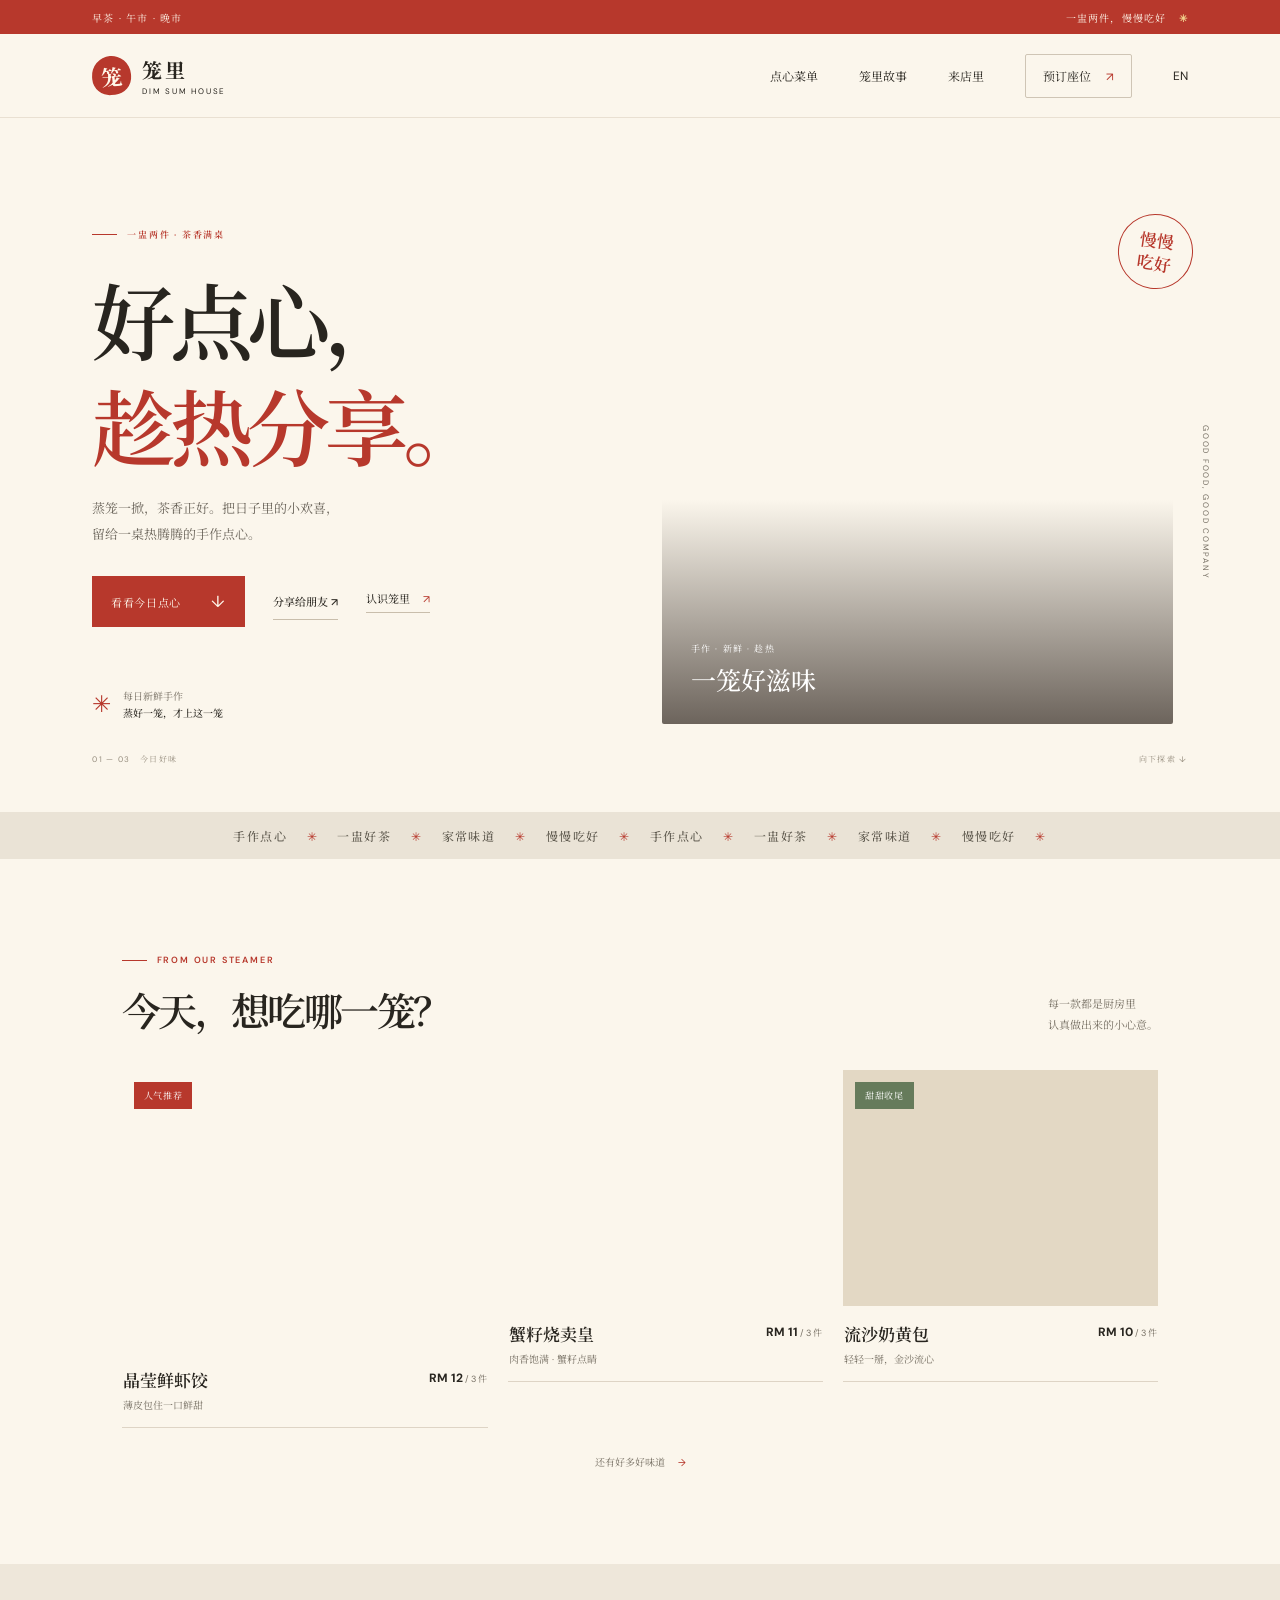
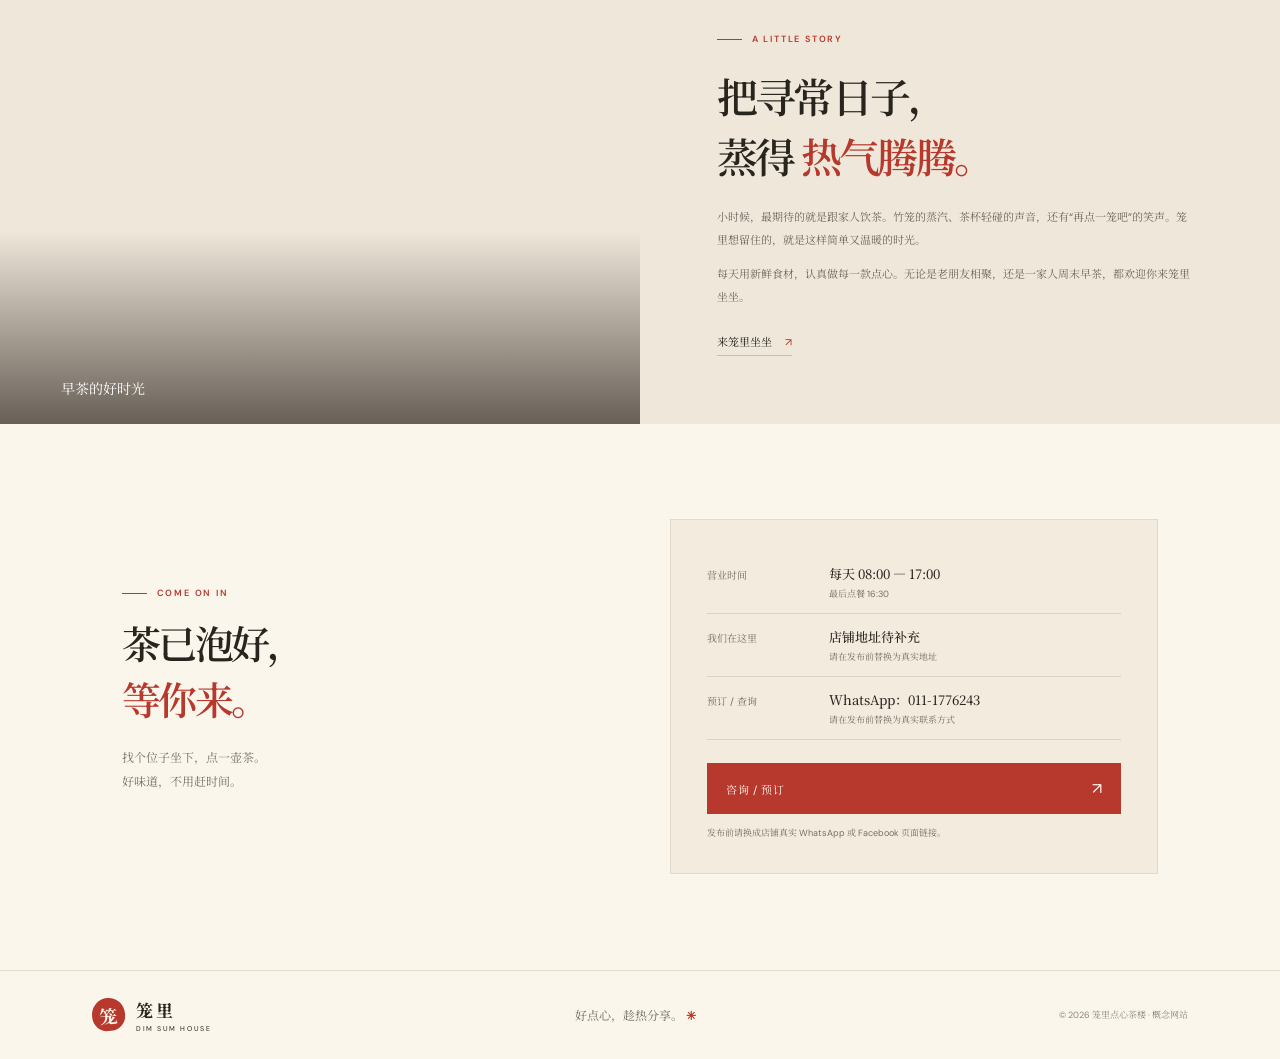
<file: index.html>
<!doctype html>
<html lang="zh-Hans">
<head>
  <meta charset="utf-8"><meta name="viewport" content="width=device-width, initial-scale=1">
  <meta name="theme-color" content="#fbf6ec"><meta name="description" content="笼里点心茶楼——一盅两件，慢慢吃好。手作点心、好茶与一桌团聚时光。欢迎预订，一起饮茶。"><link rel="canonical" href="https://yongian130-netizen.github.io/dimsumwebsite/"><meta property="og:url" content="https://yongian130-netizen.github.io/dimsumwebsite/"><meta property="og:type" content="website"><meta property="og:title" content="笼里点心茶楼｜好点心，趁热分享"><meta property="og:description" content="蒸笼一掀，茶香正好。来笼里吃一笼手作点心，把好时光分享给家人朋友。"><meta property="og:image" content="https://images.unsplash.com/photo-1563245372-f21724e3856d?auto=format&fit=crop&w=1200&q=85"><meta name="twitter:card" content="summary_large_image">
  <title>笼里 · 点心茶楼</title>
  <link rel="preconnect" href="https://fonts.googleapis.com"><link rel="preconnect" href="https://fonts.gstatic.com" crossorigin>
  <link href="https://fonts.googleapis.com/css2?family=DM+Sans:wght@400;500;600;700&family=Noto+Serif+SC:wght@400;500;600;700;900&display=swap" rel="stylesheet">
  <link rel="stylesheet" href="styles.css">
</head>
<body>
  <div class="announcement"><span>早茶 · 午市 · 晚市</span><span>一盅两件，慢慢吃好 <b>✳</b></span></div>
  <header class="site-header">
    <a class="brand" href="#top" aria-label="笼里首页"><span class="brand-mark">笼</span><span class="brand-copy"><strong>笼里</strong><small>DIM SUM HOUSE</small></span></a>
    <button class="menu-toggle" aria-label="打开菜单" aria-expanded="false"><i></i><i></i></button>
    <nav class="nav"><a href="#menu">点心菜单</a><a href="#story">笼里故事</a><a href="#visit">来店里</a><a class="nav-cta" href="#visit">预订座位 <span>↗</span></a><a href="en.html" lang="en">EN</a></nav>
  </header>
  <main id="top">
    <section class="hero">
      <div class="hero-copy"><p class="eyebrow"><span class="line"></span> 一盅两件 · 茶香满桌</p><h1>好点心，<br><em>趁热分享。</em></h1><p class="hero-desc">蒸笼一掀，茶香正好。把日子里的小欢喜，<br class="desktop">留给一桌热腾腾的手作点心。</p><div class="hero-actions"><a class="button button-red" href="#menu">看看今日点心 <span>↓</span></a><button class="share-button" id="share-site" type="button">分享给朋友 ↗</button><a class="text-link" href="#story">认识笼里 <span>↗</span></a></div><div class="hero-note"><span class="note-icon">✳</span><span>每日新鲜手作<br><b>蒸好一笼，才上这一笼</b></span></div></div>
      <div class="hero-art"><div class="hero-photo"></div><div class="photo-label"><span>手作 · 新鲜 · 趁热</span><b>一笼好滋味</b></div><span class="stamp">慢慢<br>吃好</span><div class="vertical-note">GOOD FOOD, GOOD COMPANY</div></div>
      <div class="hero-bottom"><span>01 — 03　今日好味</span><span>向下探索 ↓</span></div>
    </section>
    <section class="ticker" aria-label="笼里特色"><div>手作点心 <b>✳</b> 一盅好茶 <b>✳</b> 家常味道 <b>✳</b> 慢慢吃好 <b>✳</b> 手作点心 <b>✳</b> 一盅好茶 <b>✳</b> 家常味道 <b>✳</b> 慢慢吃好 <b>✳</b></div></section>
    <section class="menu-section section-wrap" id="menu"><div class="section-heading"><div><p class="eyebrow"><span class="line"></span> FROM OUR STEAMER</p><h2>今天，想吃哪一笼？</h2></div><p class="section-aside">每一款都是厨房里<br>认真做出来的小心意。</p></div>
      <div class="menu-grid">
        <article class="dish dish-feature"><div class="dish-photo photo-har-gow"><span class="dish-tag">人气推荐</span></div><div class="dish-info"><div><h3>晶莹鲜虾饺</h3><p>薄皮包住一口鲜甜</p></div><b>RM 12<small> / 3 件</small></b></div></article>
        <article class="dish"><div class="dish-photo photo-siu-mai"></div><div class="dish-info"><div><h3>蟹籽烧卖皇</h3><p>肉香饱满 · 蟹籽点睛</p></div><b>RM 11<small> / 3 件</small></b></div></article>
        <article class="dish"><div class="dish-photo photo-bun"><span class="dish-tag tag-green">甜甜收尾</span></div><div class="dish-info"><div><h3>流沙奶黄包</h3><p>轻轻一掰，金沙流心</p></div><b>RM 10<small> / 3 件</small></b></div></article>
      </div><a class="menu-link" href="#visit">还有好多好味道 <span>→</span></a>
    </section>
    <section class="story" id="story"><div class="story-image"><div class="story-photo"></div><span class="story-caption">早茶的好时光</span></div><div class="story-copy"><p class="eyebrow"><span class="line"></span> A LITTLE STORY</p><h2>把寻常日子，<br>蒸得 <em>热气腾腾。</em></h2><p>小时候，最期待的就是跟家人饮茶。竹笼的蒸汽、茶杯轻碰的声音，还有“再点一笼吧”的笑声。笼里想留住的，就是这样简单又温暖的时光。</p><p>每天用新鲜食材，认真做每一款点心。无论是老朋友相聚，还是一家人周末早茶，都欢迎你来笼里坐坐。</p><a class="text-link" href="#visit">来笼里坐坐 <span>↗</span></a></div></section>
    <section class="visit section-wrap" id="visit"><div class="visit-intro"><p class="eyebrow"><span class="line"></span> COME ON IN</p><h2>茶已泡好，<br><em>等你来。</em></h2><p>找个位子坐下，点一壶茶。<br>好味道，不用赶时间。</p></div><div class="visit-card"><div class="visit-item"><span>营业时间</span><b>每天 08:00 — 17:00</b><small>最后点餐 16:30</small></div><div class="visit-item"><span>我们在这里</span><b>店铺地址待补充</b><small>请在发布前替换为真实地址</small></div><div class="visit-item"><span>预订 / 查询</span><b>WhatsApp：011-1776243</b><small>请在发布前替换为真实联系方式</small></div><a class="button button-red" href="tel:0111776243">咨询 / 预订 <span>↗</span></a><p class="contact-note">发布前请换成店铺真实 WhatsApp 或 Facebook 页面链接。</p></div></section>
  </main>
  <footer><a class="brand footer-brand" href="#top"><span class="brand-mark">笼</span><span class="brand-copy"><strong>笼里</strong><small>DIM SUM HOUSE</small></span></a><span>好点心，趁热分享。 <b>✳</b></span><small>© <span id="year"></span> 笼里点心茶楼 · 概念网站</small></footer>
  <script src="script.js"></script>
</body></html>
</file>
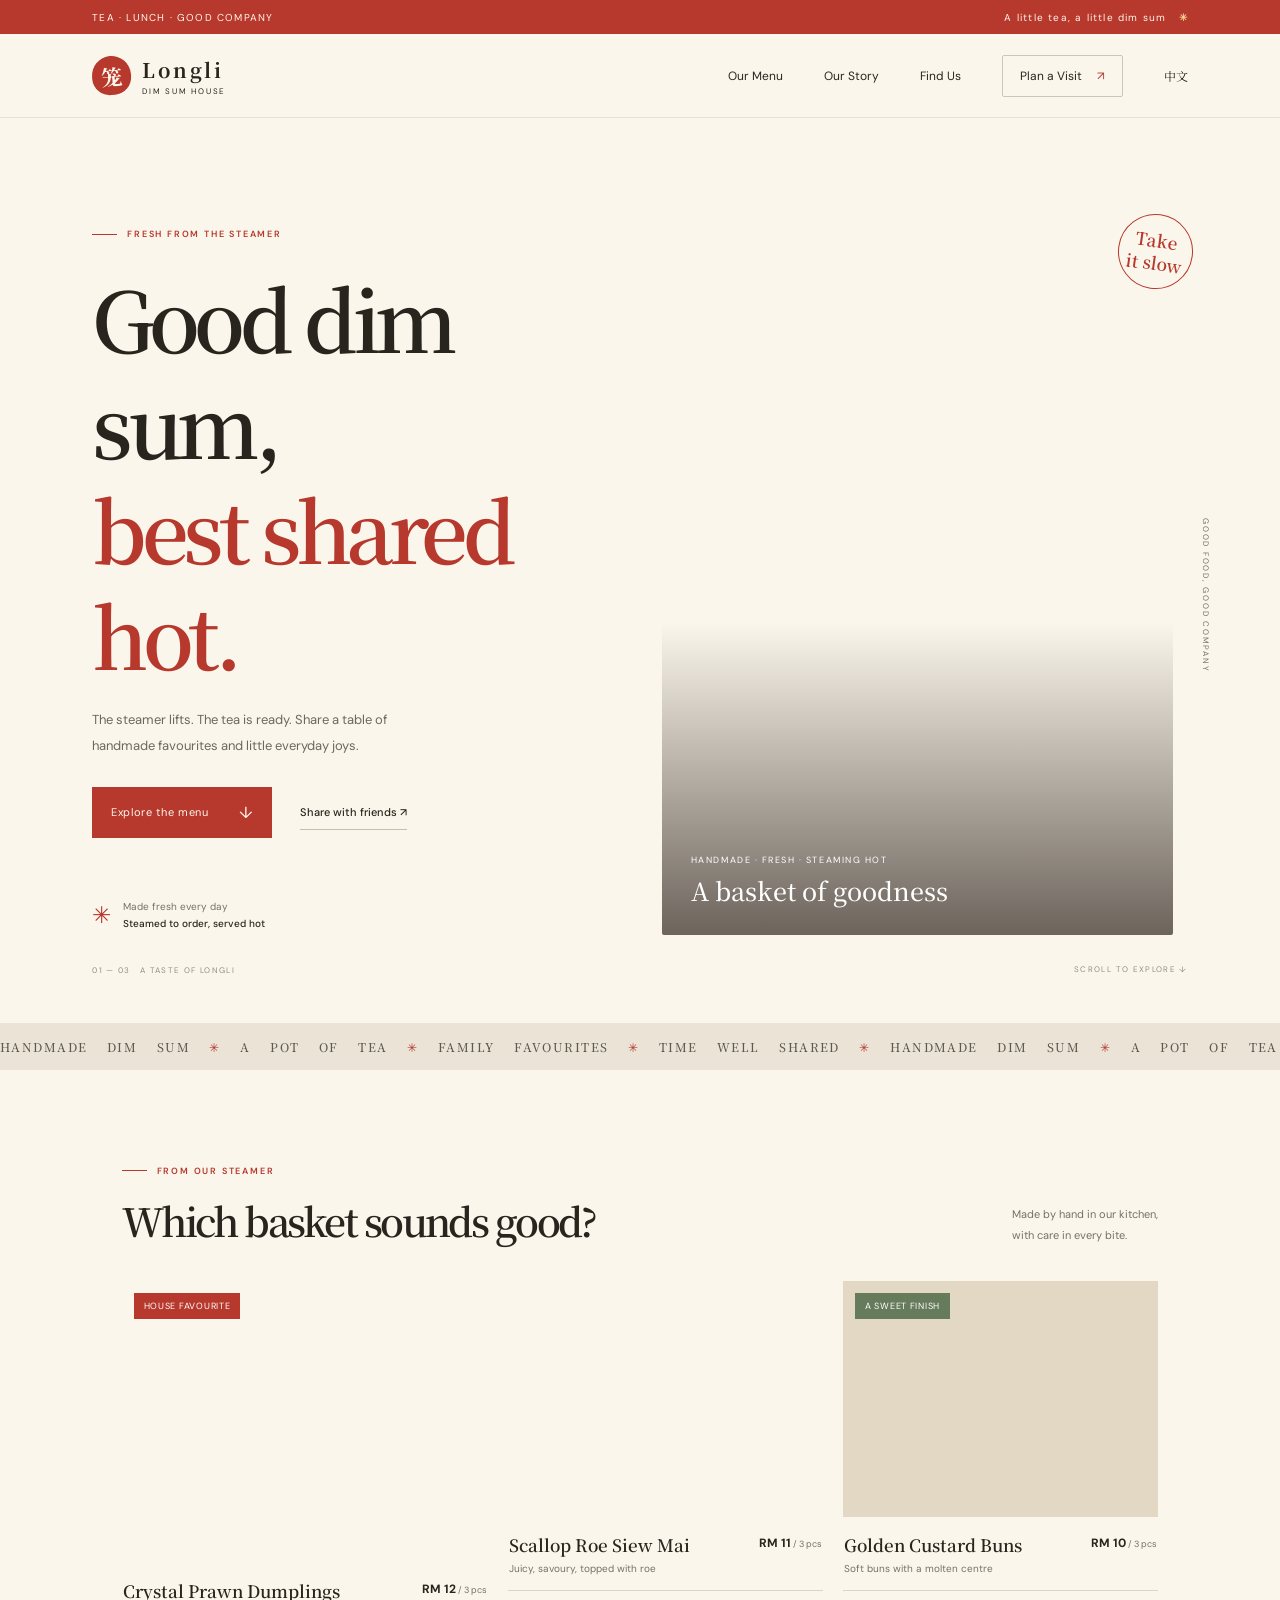
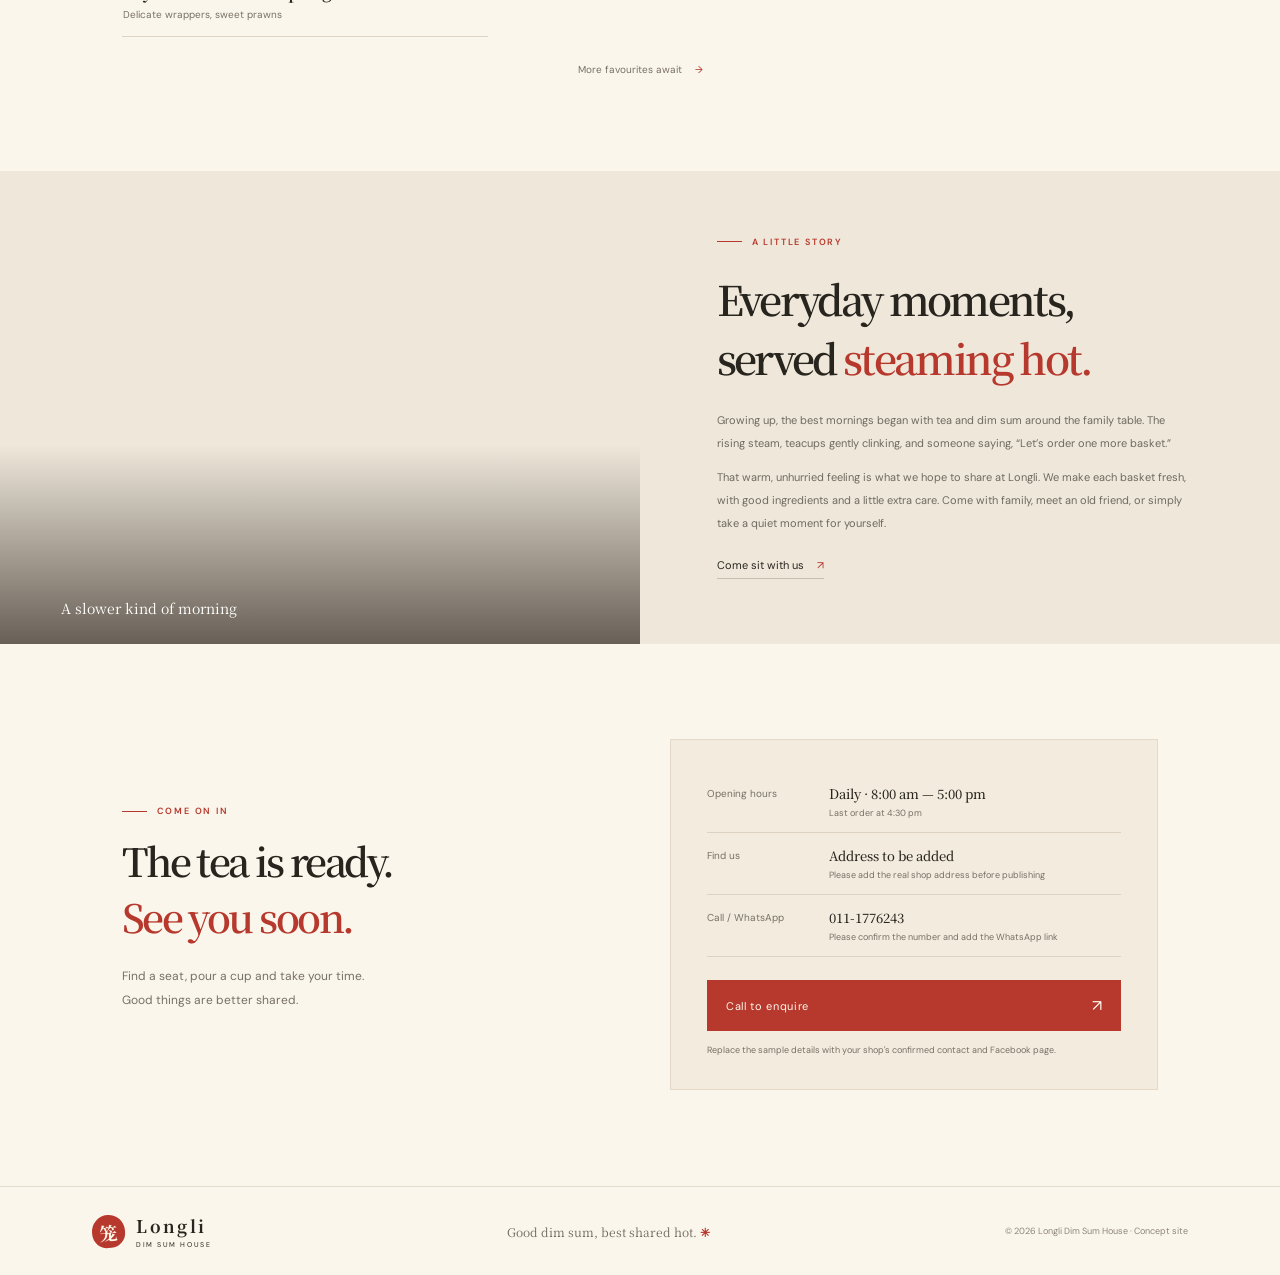
<file: en.html>
<!doctype html>
<html lang="en">
<head>
<meta charset="utf-8"><meta name="viewport" content="width=device-width, initial-scale=1"><meta name="theme-color" content="#fbf6ec">
<meta name="description" content="Longli Dim Sum House — freshly handmade dim sum, good tea and time well shared."><link rel="canonical" href="https://yongian130-netizen.github.io/dimsumwebsite/en.html"><meta property="og:url" content="https://yongian130-netizen.github.io/dimsumwebsite/en.html"><meta property="og:type" content="website"><meta property="og:title" content="Longli Dim Sum House | Good dim sum, best shared hot"><meta property="og:description" content="Fresh from the steamer, made to be shared. Come by for handmade dim sum and a pot of tea."><meta property="og:image" content="https://images.unsplash.com/photo-1563245372-f21724e3856d?auto=format&fit=crop&w=1200&q=85"><meta name="twitter:card" content="summary_large_image">
<title>Longli · Dim Sum House</title><link rel="preconnect" href="https://fonts.googleapis.com"><link rel="preconnect" href="https://fonts.gstatic.com" crossorigin><link href="https://fonts.googleapis.com/css2?family=DM+Sans:wght@400;500;600;700&family=Noto+Serif+SC:wght@400;500;600;700;900&display=swap" rel="stylesheet"><link rel="stylesheet" href="styles.css">
</head>
<body>
<div class="announcement"><span>TEA · LUNCH · GOOD COMPANY</span><span>A little tea, a little dim sum <b>✳</b></span></div>
<header class="site-header"><a class="brand" href="#top" aria-label="Longli home"><span class="brand-mark">笼</span><span class="brand-copy"><strong>Longli</strong><small>DIM SUM HOUSE</small></span></a><button class="menu-toggle" aria-label="Open menu" aria-expanded="false"><i></i><i></i></button><nav class="nav"><a href="#menu">Our Menu</a><a href="#story">Our Story</a><a href="#visit">Find Us</a><a class="nav-cta" href="#visit">Plan a Visit <span>↗</span></a><a href="index.html" lang="zh-Hans">中文</a></nav></header>
<main id="top">
<section class="hero"><div class="hero-copy"><p class="eyebrow"><span class="line"></span> FRESH FROM THE STEAMER</p><h1>Good dim sum,<br><em>best shared hot.</em></h1><p class="hero-desc">The steamer lifts. The tea is ready. Share a table of<br class="desktop"> handmade favourites and little everyday joys.</p><div class="hero-actions"><a class="button button-red" href="#menu">Explore the menu <span>↓</span></a><a class="share-button" id="share-site" href="#">Share with friends ↗</a></div><div class="hero-note"><span class="note-icon">✳</span><span>Made fresh every day<br><b>Steamed to order, served hot</b></span></div></div><div class="hero-art"><div class="hero-photo"></div><div class="photo-label"><span>HANDMADE · FRESH · STEAMING HOT</span><b>A basket of goodness</b></div><span class="stamp">Take<br>it slow</span><div class="vertical-note">GOOD FOOD, GOOD COMPANY</div></div><div class="hero-bottom"><span>01 — 03　A TASTE OF LONGLI</span><span>SCROLL TO EXPLORE ↓</span></div></section>
<section class="ticker"><div>HANDMADE DIM SUM <b>✳</b> A POT OF TEA <b>✳</b> FAMILY FAVOURITES <b>✳</b> TIME WELL SHARED <b>✳</b> HANDMADE DIM SUM <b>✳</b> A POT OF TEA <b>✳</b> FAMILY FAVOURITES <b>✳</b> TIME WELL SHARED <b>✳</b></div></section>
<section class="menu-section section-wrap" id="menu"><div class="section-heading"><div><p class="eyebrow"><span class="line"></span> FROM OUR STEAMER</p><h2>Which basket sounds good?</h2></div><p class="section-aside">Made by hand in our kitchen,<br>with care in every bite.</p></div><div class="menu-grid"><article class="dish dish-feature"><div class="dish-photo photo-har-gow"><span class="dish-tag">HOUSE FAVOURITE</span></div><div class="dish-info"><div><h3>Crystal Prawn Dumplings</h3><p>Delicate wrappers, sweet prawns</p></div><b>RM 12<small> / 3 pcs</small></b></div></article><article class="dish"><div class="dish-photo photo-siu-mai"></div><div class="dish-info"><div><h3>Scallop Roe Siew Mai</h3><p>Juicy, savoury, topped with roe</p></div><b>RM 11<small> / 3 pcs</small></b></div></article><article class="dish"><div class="dish-photo photo-bun"><span class="dish-tag tag-green">A SWEET FINISH</span></div><div class="dish-info"><div><h3>Golden Custard Buns</h3><p>Soft buns with a molten centre</p></div><b>RM 10<small> / 3 pcs</small></b></div></article></div><a class="menu-link" href="#visit">More favourites await <span>→</span></a></section>
<section class="story" id="story"><div class="story-image"><div class="story-photo"></div><span class="story-caption">A slower kind of morning</span></div><div class="story-copy"><p class="eyebrow"><span class="line"></span> A LITTLE STORY</p><h2>Everyday moments,<br>served <em>steaming hot.</em></h2><p>Growing up, the best mornings began with tea and dim sum around the family table. The rising steam, teacups gently clinking, and someone saying, “Let’s order one more basket.”</p><p>That warm, unhurried feeling is what we hope to share at Longli. We make each basket fresh, with good ingredients and a little extra care. Come with family, meet an old friend, or simply take a quiet moment for yourself.</p><a class="text-link" href="#visit">Come sit with us <span>↗</span></a></div></section>
<section class="visit section-wrap" id="visit"><div class="visit-intro"><p class="eyebrow"><span class="line"></span> COME ON IN</p><h2>The tea is ready.<br><em>See you soon.</em></h2><p>Find a seat, pour a cup and take your time.<br>Good things are better shared.</p></div><div class="visit-card"><div class="visit-item"><span>Opening hours</span><b>Daily · 8:00 am — 5:00 pm</b><small>Last order at 4:30 pm</small></div><div class="visit-item"><span>Find us</span><b>Address to be added</b><small>Please add the real shop address before publishing</small></div><div class="visit-item"><span>Call / WhatsApp</span><b>011-1776243</b><small>Please confirm the number and add the WhatsApp link</small></div><a class="button button-red" href="tel:0111776243">Call to enquire <span>↗</span></a><p class="contact-note">Replace the sample details with your shop's confirmed contact and Facebook page.</p></div></section>
</main><footer><a class="brand footer-brand" href="#top"><span class="brand-mark">笼</span><span class="brand-copy"><strong>Longli</strong><small>DIM SUM HOUSE</small></span></a><span>Good dim sum, best shared hot. <b>✳</b></span><small>© <span id="year"></span> Longli Dim Sum House · Concept site</small></footer><script src="script.js"></script>
</body></html>
</file>
<file: styles.css>
:root{--paper:#fbf6ec;--ink:#28251f;--red:#b7382c;--muted:#777064;--green:#667b5b;--serif:'Noto Serif SC',serif;--sans:'DM Sans','Noto Serif SC',sans-serif}*{box-sizing:border-box}html{scroll-behavior:smooth}body{margin:0;background:var(--paper);color:var(--ink);font-family:var(--sans)}a{color:inherit;text-decoration:none}.announcement{height:34px;background:var(--red);color:#fff7ea;display:flex;justify-content:space-between;align-items:center;padding:0 7.2%;font-size:10px;letter-spacing:.12em}.announcement b{color:#f2d38d;margin-left:8px}.site-header{height:84px;padding:0 7.2%;display:flex;align-items:center;justify-content:space-between;border-bottom:1px solid #e9e0d2;position:relative;z-index:2}.brand{display:flex;align-items:center;gap:11px}.brand-mark{width:39px;height:39px;display:grid;place-items:center;background:var(--red);color:#fff6e8;font:700 21px var(--serif);border-radius:50% 50% 45% 45%;transform:rotate(-5deg)}.brand-copy{display:flex;flex-direction:column;gap:2px}.brand-copy strong{font:700 20px var(--serif);letter-spacing:.14em}.brand-copy small{font-size:8px;letter-spacing:.22em}.nav{display:flex;gap:41px;align-items:center;font-size:12px}.nav>a:not(.nav-cta){transition:color .2s}.nav>a:hover,.text-link:hover{color:var(--red)}.nav-cta{padding:12px 17px;border:1px solid #cfc5b5;border-radius:2px}.nav-cta span{margin-left:12px;color:var(--red)}.menu-toggle{display:none}.hero{min-height:590px;padding:72px 7.2% 48px;display:grid;grid-template-columns:1fr 1.03fr;position:relative;overflow:hidden}.hero-copy{padding:38px 0 0;position:relative;z-index:1}.eyebrow{font-size:9px;letter-spacing:.2em;font-weight:600;display:flex;align-items:center;gap:10px;color:var(--red)}.line{width:25px;height:1px;background:var(--red)}h1,h2,h3,p{margin-top:0}h1,h2{font-family:var(--serif);font-weight:600;letter-spacing:-.065em}h1{font-size:clamp(55px,6.5vw,90px);line-height:1.27;margin:25px 0 19px}h1 em,h2 em{font-style:normal;color:var(--red)}.hero-desc{font-size:13px;line-height:2;color:#6d675d}.hero-actions{display:flex;align-items:center;gap:28px;margin-top:28px}.button{display:inline-flex;align-items:center;justify-content:space-between;gap:30px;padding:15px 19px;font-size:11px;letter-spacing:.06em}.button-red{background:var(--red);color:#fff8ed;transition:background .2s,transform .2s}.button-red:hover{background:#942c22;transform:translateY(-2px)}.button span{font-size:16px}.text-link{font-size:11px;border-bottom:1px solid #c9beac;padding:0 0 6px}.text-link span{color:var(--red);margin-left:10px}.hero-note{display:flex;gap:12px;align-items:center;margin-top:58px;font-size:10px;line-height:1.7;color:var(--muted)}.hero-note b{font-weight:500;color:var(--ink)}.note-icon{color:var(--red);font-size:23px}.hero-art{position:relative;min-height:435px;margin:0 15px 0 30px}.hero-photo,.story-photo{position:absolute;inset:0;background:url('https://images.unsplash.com/photo-1563245372-f21724e3856d?auto=format&fit=crop&w=1500&q=85') center 51%/cover;border-radius:48% 48% 2px 2px}.hero-photo:after,.story-photo:after{content:'';position:absolute;inset:0;background:linear-gradient(0deg,#251b14aa,transparent 42%);border-radius:inherit}.photo-label{position:absolute;bottom:27px;left:29px;color:#fff;z-index:1;display:flex;flex-direction:column;gap:6px}.photo-label span{font-size:9px;letter-spacing:.17em}.photo-label b{font:500 25px var(--serif)}.stamp{position:absolute;top:24px;right:-20px;width:75px;height:75px;display:grid;place-content:center;text-align:center;border:1px solid var(--red);border-radius:50%;background:var(--paper);color:var(--red);font:600 17px/1.35 var(--serif);transform:rotate(8deg)}.vertical-note{position:absolute;right:-38px;top:44%;writing-mode:vertical-rl;font-size:8px;letter-spacing:.22em;color:var(--muted)}.hero-bottom{grid-column:1/3;display:flex;justify-content:space-between;padding-top:29px;color:#968d7e;font-size:8px;letter-spacing:.17em}.ticker{background:#eae3d6;overflow:hidden;white-space:nowrap;padding:15px 0;color:#5e594e;font:500 12px var(--serif);letter-spacing:.12em}.ticker>div{word-spacing:15px;text-align:center}.ticker b{color:var(--red);font:normal 12px sans-serif}.section-wrap{padding-left:9.5%;padding-right:9.5%}.menu-section{padding-top:95px;padding-bottom:95px}.section-heading{display:flex;justify-content:space-between;align-items:end;margin-bottom:33px}.section-heading h2,.visit h2{font-size:39px;margin:15px 0 0}.section-aside{font-size:11px;line-height:1.9;color:var(--muted);margin-bottom:2px}.menu-grid{display:grid;grid-template-columns:1.16fr 1fr 1fr;gap:20px}.dish{min-width:0}.dish-photo{height:236px;position:relative;background-position:center;background-size:cover}.dish-feature .dish-photo{height:282px}.photo-har-gow{background-image:url('https://images.unsplash.com/photo-1563245372-f21724e3856d?auto=format&fit=crop&w=900&q=80')}.photo-siu-mai{background-image:url('https://images.unsplash.com/photo-1541696432-82c6da8ce7bf?auto=format&fit=crop&w=900&q=80')}.photo-bun{background-image:url('https://images.unsplash.com/photo-1563245372-a21724e3856d?auto=format&fit=crop&w=900&q=80');background-color:#e3d8c4}.dish-tag{position:absolute;top:12px;left:12px;background:var(--red);color:#fff;padding:7px 10px;font-size:9px;letter-spacing:.08em}.tag-green{background:var(--green)}.dish-info{display:flex;justify-content:space-between;align-items:start;padding:15px 1px;border-bottom:1px solid #ded4c5;gap:8px}.dish-info h3{font:600 17px var(--serif);margin:0 0 5px}.dish-info p{font-size:10px;color:var(--muted);margin:0}.dish-info>b{font-size:12px;white-space:nowrap;padding-top:3px}.dish-info small{font-size:9px;font-weight:400;color:var(--muted)}.menu-link{display:block;margin:26px auto 0;text-align:center;font-size:10px;color:var(--muted)}.menu-link span{color:var(--red);margin-left:10px}.story{background:#eee7da;display:grid;grid-template-columns:1fr 1fr;min-height:460px}.story-image{position:relative;min-height:440px}.story-photo{border-radius:0;background-image:url('https://images.unsplash.com/photo-1552566626-52f8b828add9?auto=format&fit=crop&w=1200&q=85')}.story-caption{position:absolute;left:9.5%;bottom:26px;color:white;font:14px var(--serif);z-index:1}.story-copy{align-self:center;padding:65px 14% 65px 12%}.story-copy h2{font-size:41px;line-height:1.45;margin:21px 0}.story-copy>p:not(.eyebrow){font-size:11px;line-height:2.1;color:#6f695f}.story-copy .text-link{display:inline-block;margin-top:12px}.visit{padding-top:95px;padding-bottom:96px;display:grid;grid-template-columns:1fr 1fr;gap:60px;align-items:center}.visit-intro>p:not(.eyebrow){font-size:12px;line-height:2;color:var(--muted);margin-top:20px}.visit-card{padding:31px 36px;background:#f2ebde;border:1px solid #e4d9c8}.visit-item{display:grid;grid-template-columns:110px 1fr;gap:4px 12px;padding:13px 0;border-bottom:1px solid #ddd2c1}.visit-item>span{grid-row:span 2;font-size:10px;color:var(--muted);padding-top:3px}.visit-item b{font:500 13px var(--serif)}.visit-item small{font-size:9px;color:var(--muted)}.visit-card .button{margin-top:23px;width:100%}footer{padding:26px 7.2%;border-top:1px solid #e5dccc;display:flex;align-items:center;justify-content:space-between}footer>span{font:12px var(--serif);color:#70695e}footer>span b{color:var(--red)}footer>small{font-size:9px;color:#8d8579}.footer-brand .brand-mark{width:33px;height:33px;font-size:18px}.footer-brand .brand-copy strong{font-size:17px}.footer-brand .brand-copy small{font-size:7px}
@media(max-width:760px){.announcement{padding:0 5%;font-size:8px}.site-header{height:70px;padding:0 5%}.menu-toggle{display:flex;border:0;background:none;padding:10px;flex-direction:column;gap:5px}.menu-toggle i{display:block;width:22px;height:1px;background:var(--ink)}.nav{display:none;position:absolute;top:69px;left:0;right:0;background:var(--paper);padding:23px 5% 28px;flex-direction:column;align-items:stretch;gap:19px;border-bottom:1px solid #e3d9c9}.nav.open{display:flex}.nav-cta{text-align:center}.hero{padding:38px 6% 28px;grid-template-columns:1fr;min-height:0}.hero-copy{padding:9px 0 0}.hero h1{font-size:60px;margin-top:17px}.hero-desc{font-size:12px}.hero-actions{gap:19px}.hero-note{margin-top:30px}.hero-art{min-height:330px;margin:32px 17px 0 5px}.stamp{right:-12px;width:65px;height:65px;font-size:15px}.vertical-note{right:-24px}.hero-bottom{grid-column:1;padding-top:20px}.ticker>div{text-align:left;padding-left:18px}.section-wrap{padding-left:6%;padding-right:6%}.menu-section{padding-top:65px;padding-bottom:65px}.section-heading{align-items:start;gap:14px;flex-direction:column;margin-bottom:23px}.section-heading h2,.visit h2{font-size:32px}.section-aside br{display:none}.menu-grid{grid-template-columns:1fr 1fr;gap:18px 12px}.dish-feature{grid-column:1/3}.dish-feature .dish-photo{height:235px}.dish-photo{height:175px}.dish-info{padding:12px 0}.dish-info h3{font-size:14px}.dish-info p{font-size:9px}.dish-info>b{font-size:10px}.story{grid-template-columns:1fr}.story-image{min-height:310px}.story-copy{padding:49px 7% 54px}.story-copy h2{font-size:35px}.visit{padding-top:66px;padding-bottom:67px;grid-template-columns:1fr;gap:25px}.visit-card{padding:24px 20px}.visit-item{grid-template-columns:90px 1fr}.visit-item b{font-size:12px}footer{padding:22px 6%;flex-wrap:wrap;gap:18px}footer>span{order:3;width:100%;font-size:11px}footer>small{font-size:8px}}@media(prefers-reduced-motion:reduce){html{scroll-behavior:auto}*,*:before,*:after{transition:none!important}}
.share-button{border:0;background:transparent;color:var(--ink);font:500 11px var(--sans);padding:10px 0;border-bottom:1px solid #c9beac;cursor:pointer}.share-button:hover{color:var(--red)}.contact-note{margin:12px 0 0;font-size:9px;line-height:1.7;color:var(--muted)}
</file>
